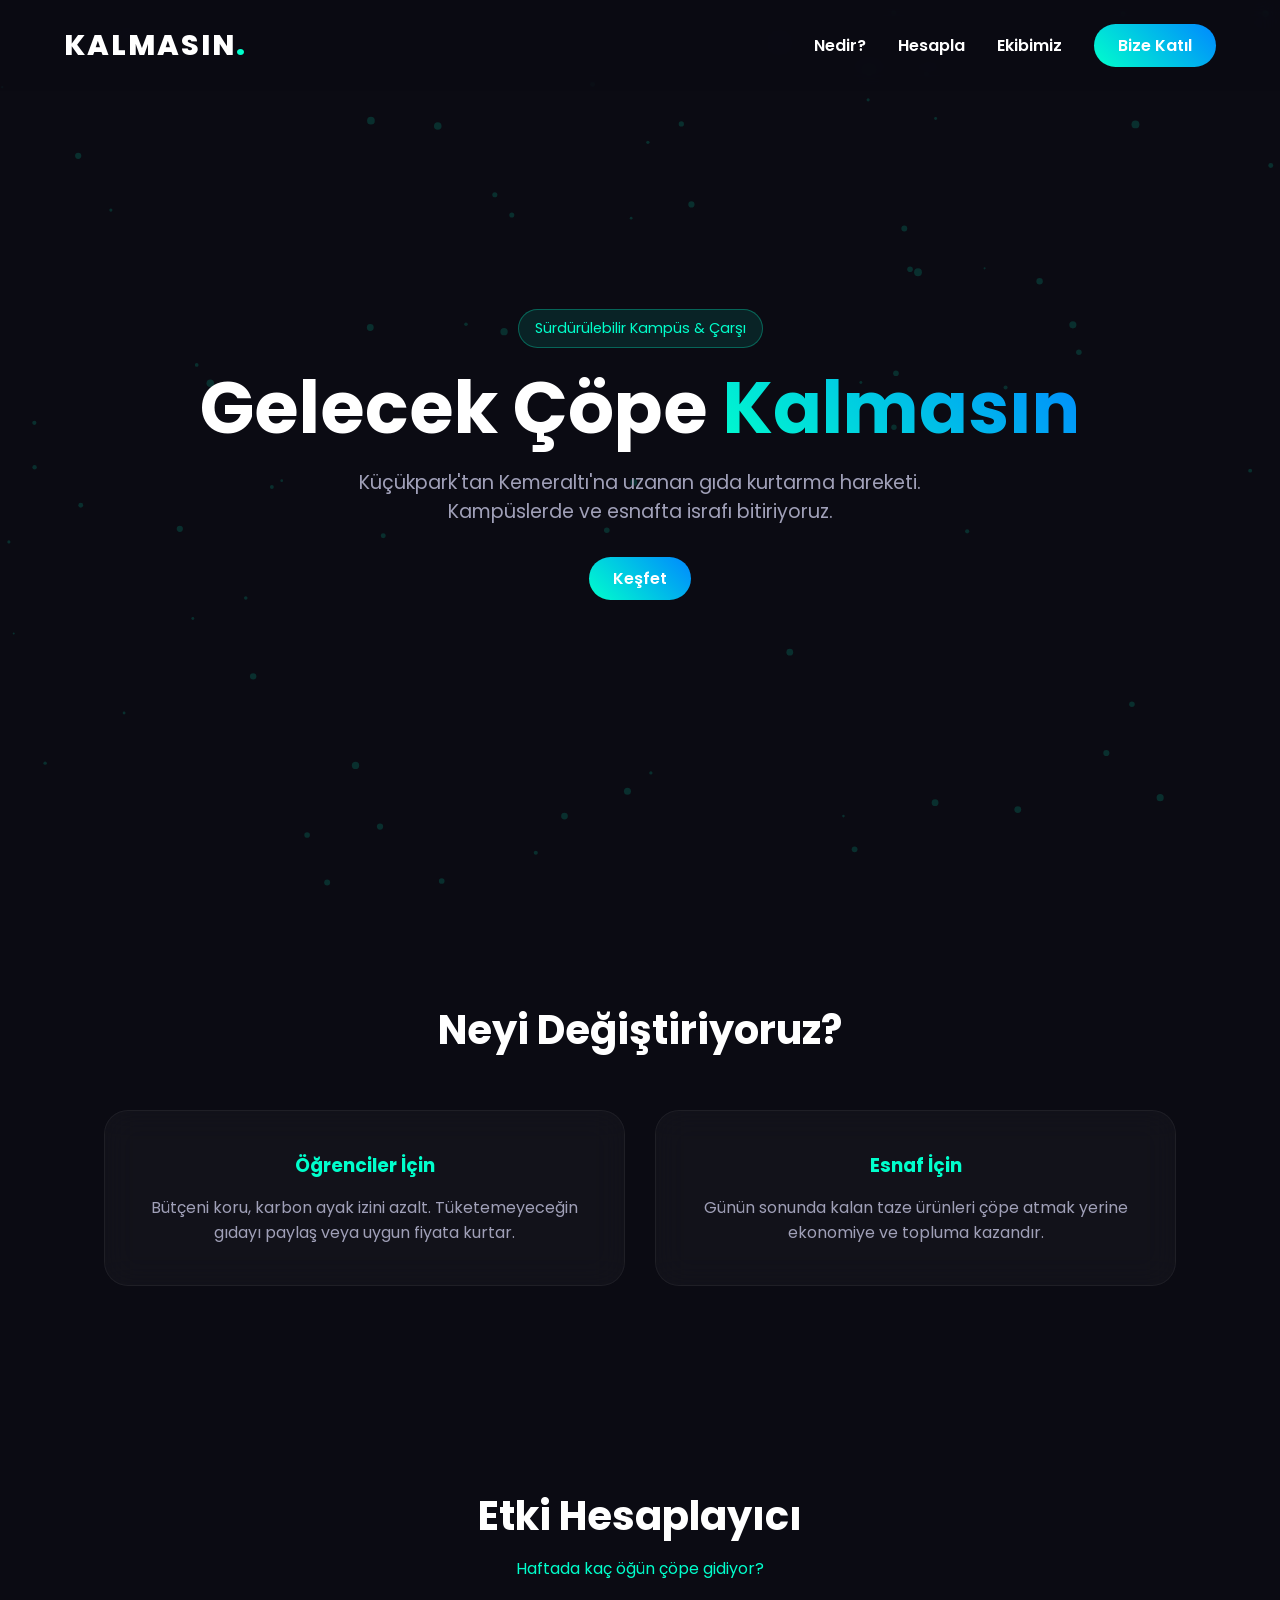
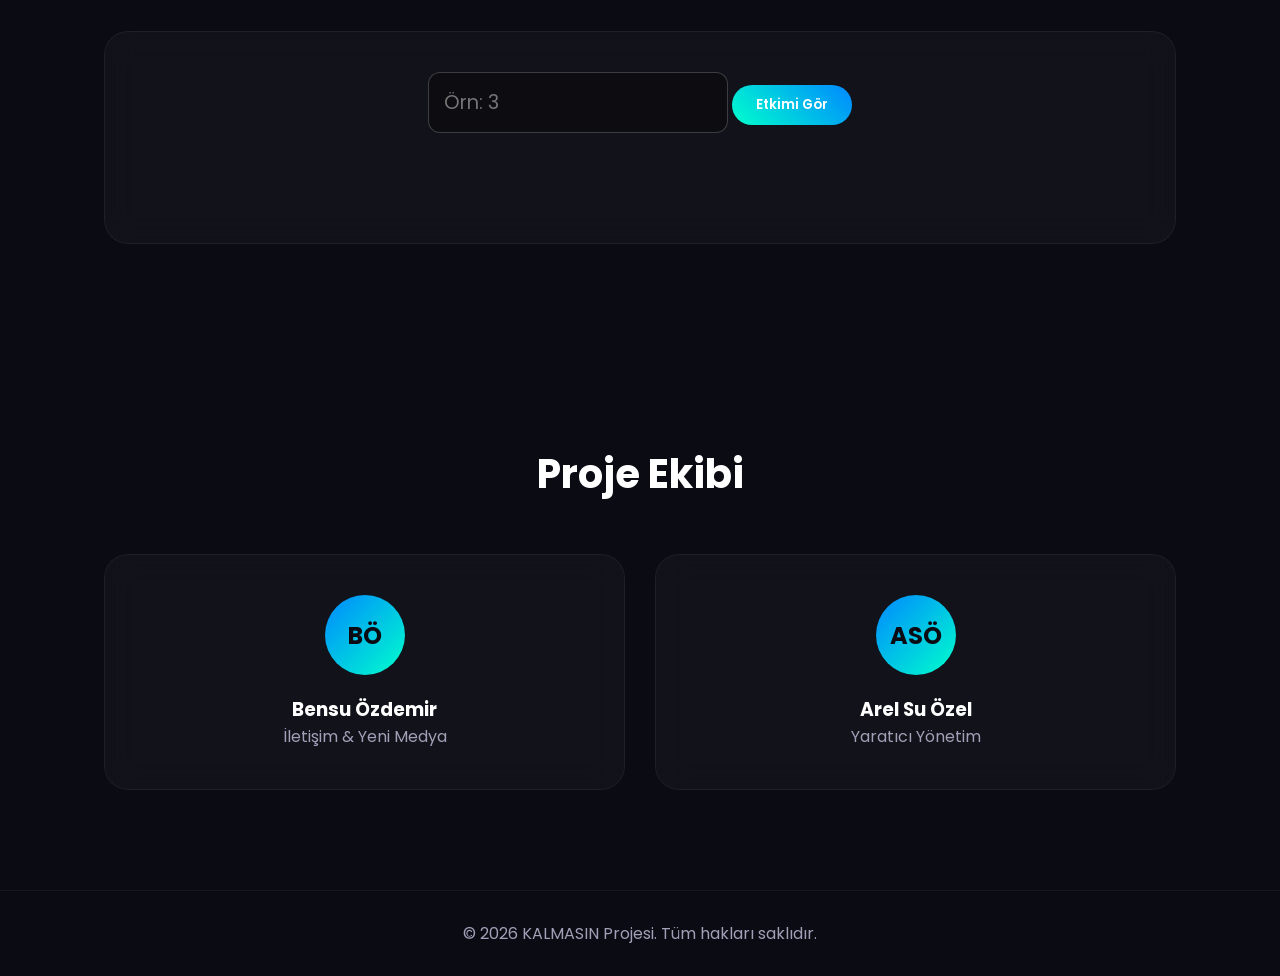
<file: kalmasin/index.html>
<!DOCTYPE html>
<html lang="tr">
<head>
    <meta charset="UTF-8">
    <meta name="viewport" content="width=device-width, initial-scale=1.0">
    <title>KALMASIN | İzmir'de Sıfır İsraf</title>
    <link rel="stylesheet" href="style.css">
    <link href="https://fonts.googleapis.com/css2?family=Poppins:wght@300;400;600;800&display=swap" rel="stylesheet">
</head>
<body>
    <!-- Arka Plan Efekti -->
    <canvas id="bg-canvas"></canvas>

    <nav>
        <div class="logo">KALMASIN<span>.</span></div>
        <ul class="nav-links">
            <li><a href="#hakkinda">Nedir?</a></li>
            <li><a href="#hesapla">Hesapla</a></li>
            <li><a href="#ekip">Ekibimiz</a></li>
            <li><a href="#katil" class="btn-primary">Bize Katıl</a></li>
        </ul>
    </nav>

    <header class="hero">
        <div class="hero-content">
            <div class="badge">Sürdürülebilir Kampüs & Çarşı</div>
            <h1>Gelecek Çöpe <span>Kalmasın</span></h1>
            <p>Küçükpark'tan Kemeraltı'na uzanan gıda kurtarma hareketi. Kampüslerde ve esnafta israfı bitiriyoruz.</p>
            <a href="#hakkinda" class="btn-primary glow">Keşfet</a>
        </div>
    </header>

    <section id="hakkinda" class="glass-section">
        <div class="section-title">
            <h2>Neyi Değiştiriyoruz?</h2>
        </div>
        <div class="cards-container">
            <div class="glass-card">
                <h3>Öğrenciler İçin</h3>
                <p>Bütçeni koru, karbon ayak izini azalt. Tüketemeyeceğin gıdayı paylaş veya uygun fiyata kurtar.</p>
            </div>
            <div class="glass-card">
                <h3>Esnaf İçin</h3>
                <p>Günün sonunda kalan taze ürünleri çöpe atmak yerine ekonomiye ve topluma kazandır.</p>
            </div>
        </div>
    </section>

    <section id="hesapla" class="glass-section">
        <div class="section-title">
            <h2>Etki Hesaplayıcı</h2>
            <p>Haftada kaç öğün çöpe gidiyor?</p>
        </div>
        <div class="calculator-box">
            <input type="number" id="waste-input" placeholder="Örn: 3" min="0">
            <button id="calc-btn" class="btn-primary">Etkimi Gör</button>
            <div id="calc-result" class="result-text"></div>
        </div>
    </section>

    <section id="ekip" class="glass-section">
        <div class="section-title">
            <h2>Proje Ekibi</h2>
        </div>
        <div class="team-container">
            <div class="team-member">
                <div class="avatar">BÖ</div>
                <h3>Bensu Özdemir</h3>
                <p>İletişim & Yeni Medya</p>
            </div>
            <div class="team-member">
                <div class="avatar">ASÖ</div>
                <h3>Arel Su Özel</h3>
                <p>Yaratıcı Yönetim</p>
            </div>
        </div>
    </section>

    <footer>
        <p>&copy; 2026 KALMASIN Projesi. Tüm hakları saklıdır.</p>
    </footer>

    <script src="script.js"></script>
</body>
</html>
</file>
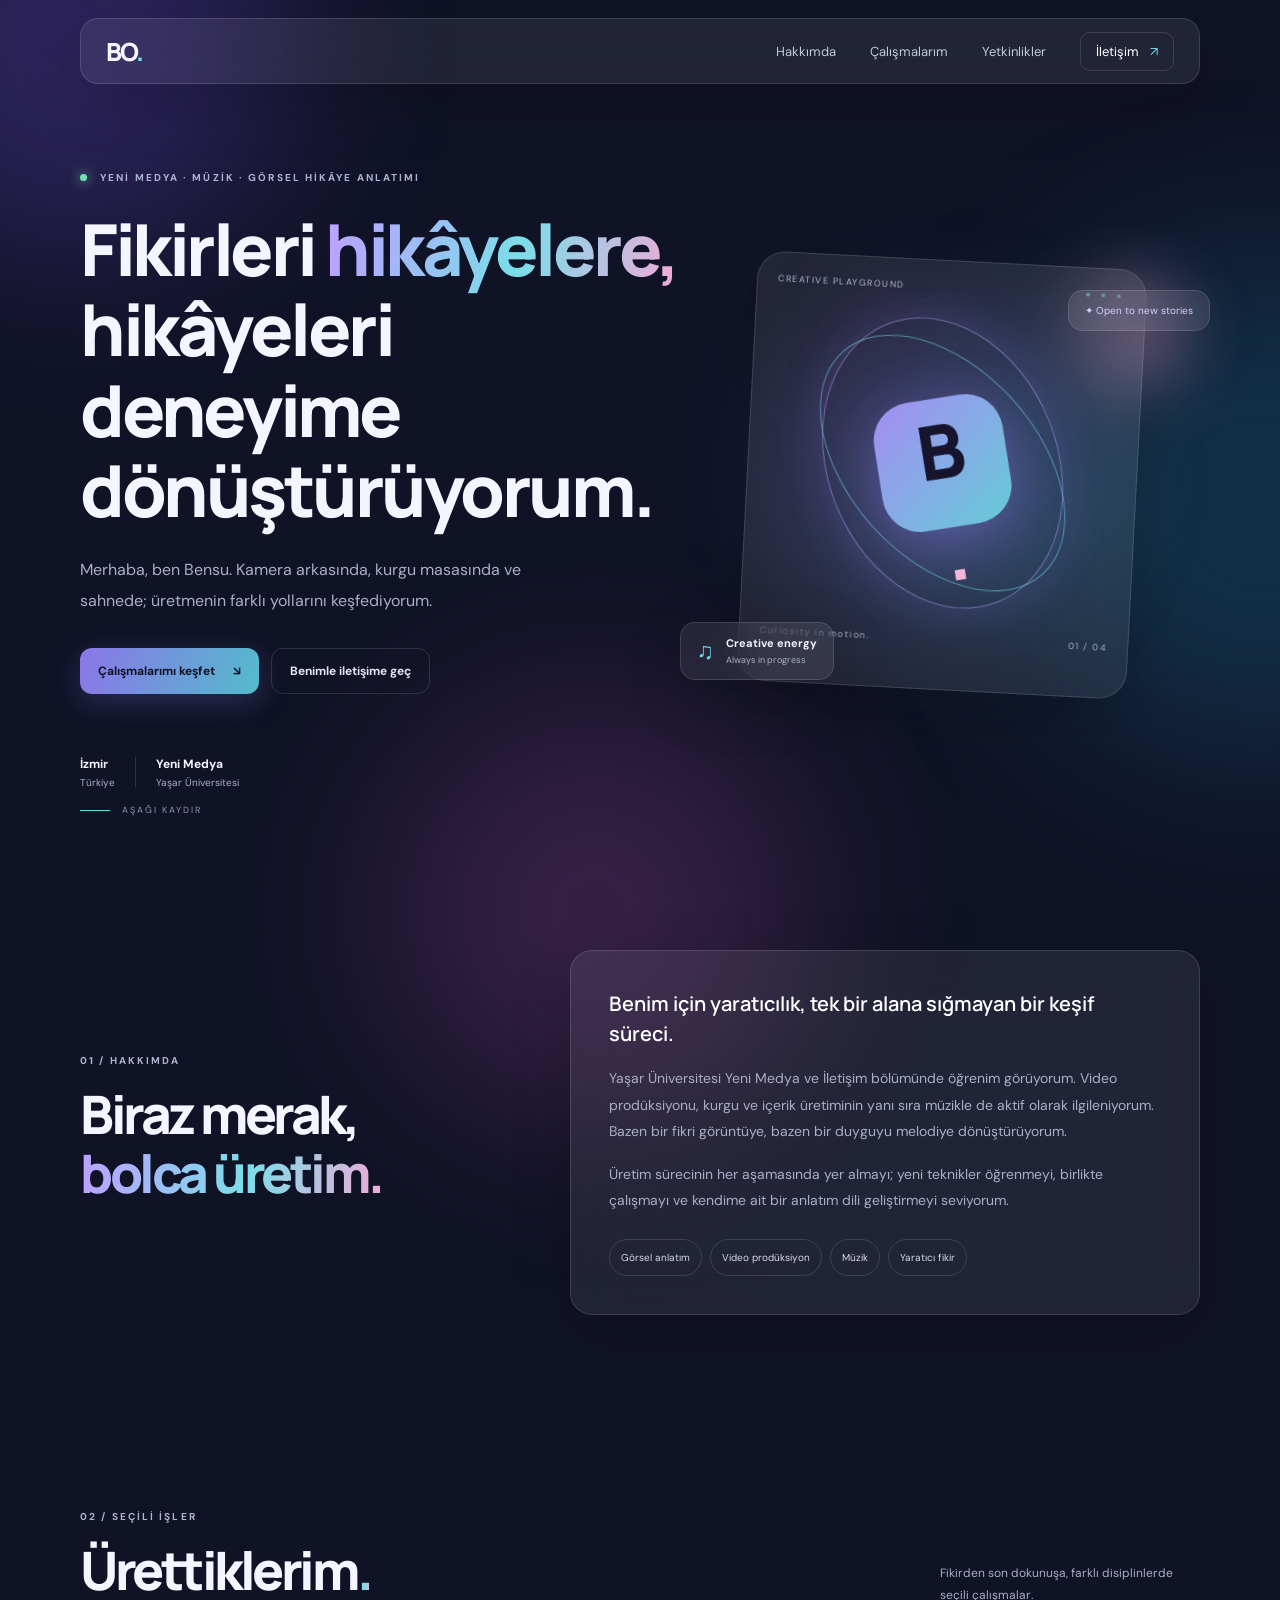
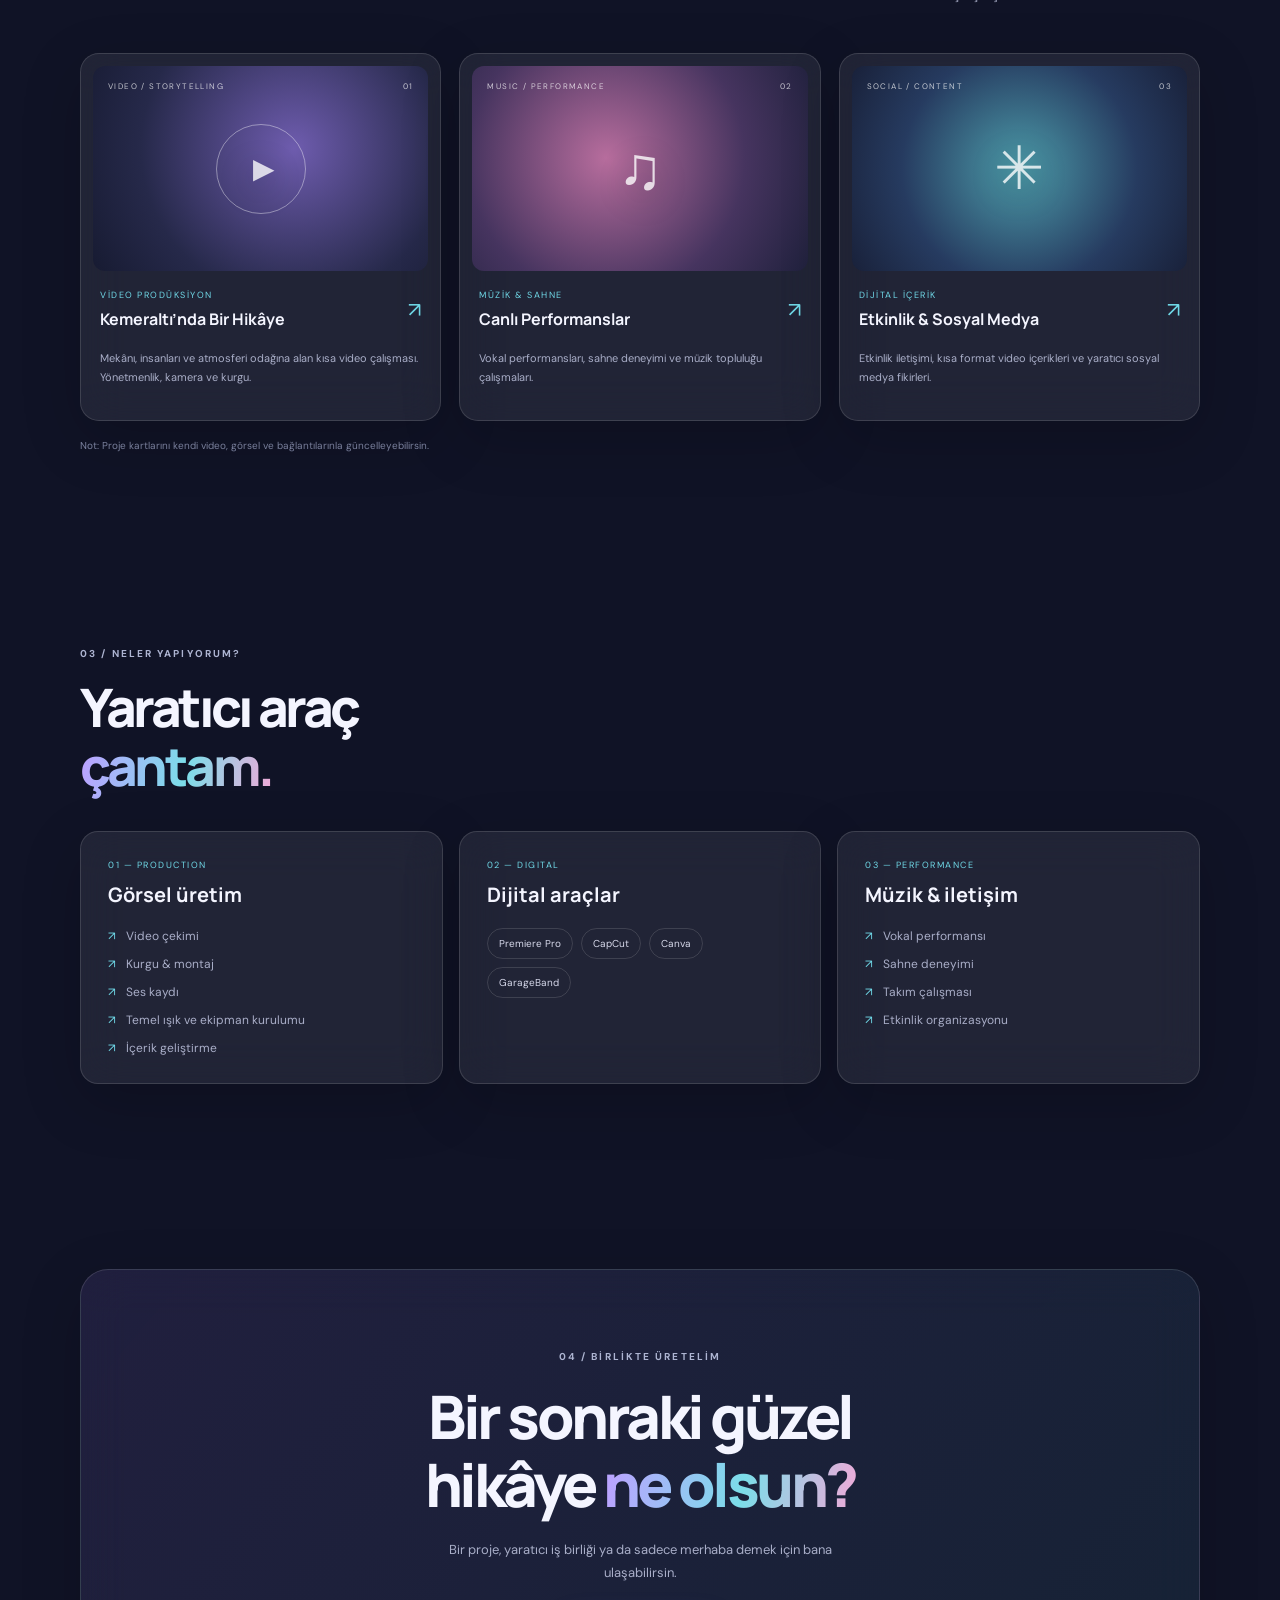
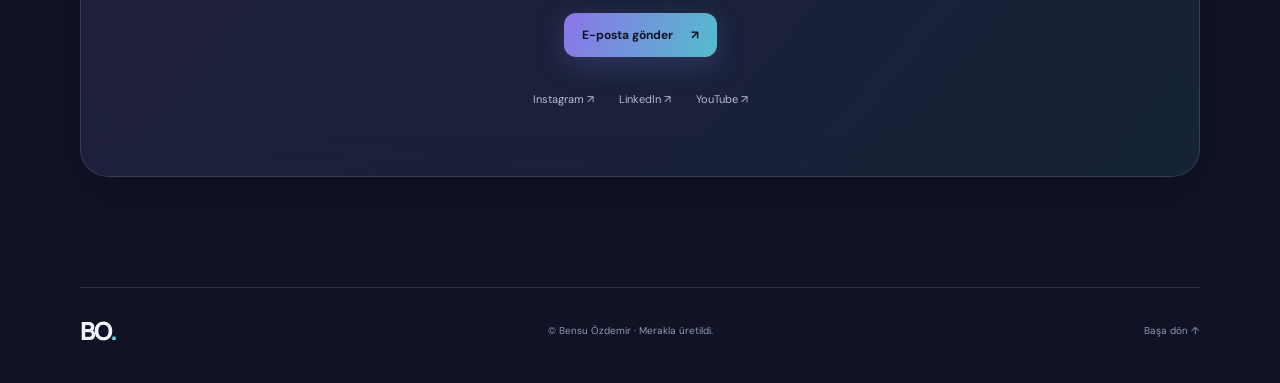
<file: KALMASIN/Portfolio/index.html>
<!DOCTYPE html>
<html lang="tr">
<head>
  <meta charset="UTF-8">
  <meta name="viewport" content="width=device-width, initial-scale=1.0">
  <meta name="description" content="Bensu Özdemir — Yeni Medya, görsel hikâye anlatımı ve müzik portfolyosu.">
  <meta name="theme-color" content="#101326">
  <title>Bensu Özdemir — Portfolio</title>
  <link rel="preconnect" href="https://fonts.googleapis.com">
  <link rel="preconnect" href="https://fonts.gstatic.com" crossorigin>
  <link href="https://fonts.googleapis.com/css2?family=DM+Sans:wght@400;500;600;700&family=Manrope:wght@400;500;600;700;800&display=swap" rel="stylesheet">
  <link rel="stylesheet" href="style.css">
  <script src="script.js" defer></script>
</head>
<body>
  <div class="ambient ambient-one"></div>
  <div class="ambient ambient-two"></div>
  <div class="ambient ambient-three"></div>

  <header class="site-header glass">
    <a class="brand" href="#home" aria-label="Ana sayfa">BO<span>.</span></a>
    <button class="menu-toggle" aria-label="Menüyü aç" aria-expanded="false">☰</button>
    <nav class="navigation" aria-label="Ana menü">
      <a href="#about">Hakkımda</a>
      <a href="#work">Çalışmalarım</a>
      <a href="#skills">Yetkinlikler</a>
      <a href="#contact" class="nav-cta">İletişim <span>↗</span></a>
    </nav>
  </header>

  <main>
    <section class="hero section" id="home">
      <div class="hero-copy">
        <p class="eyebrow"><span class="status-dot"></span> YENİ MEDYA · MÜZİK · GÖRSEL HİKÂYE ANLATIMI</p>
        <h1>Fikirleri <span class="gradient-text">hikâyelere,</span><br>hikâyeleri deneyime<br>dönüştürüyorum.</h1>
        <p class="hero-description">Merhaba, ben Bensu. Kamera arkasında, kurgu masasında ve sahnede; üretmenin farklı yollarını keşfediyorum.</p>
        <div class="hero-actions">
          <a class="button button-primary" href="#work">Çalışmalarımı keşfet <span>↘</span></a>
          <a class="button button-ghost" href="#contact">Benimle iletişime geç</a>
        </div>
        <div class="hero-meta">
          <div><strong>İzmir</strong><span>Türkiye</span></div>
          <div class="meta-line"></div>
          <div><strong>Yeni Medya</strong><span>Yaşar Üniversitesi</span></div>
        </div>
      </div>
      <div class="hero-visual">
        <div class="orb orb-large"></div>
        <div class="orb orb-small"></div>
        <div class="visual-card glass">
          <div class="visual-top"><span>CREATIVE PLAYGROUND</span><span class="visual-dots">● ● ●</span></div>
          <div class="visual-art">
            <div class="art-ring ring-one"></div>
            <div class="art-ring ring-two"></div>
            <div class="art-core">B<span>.</span></div>
          </div>
          <div class="visual-bottom"><span>Curiosity in motion.</span><span>01 / 04</span></div>
        </div>
        <div class="floating-note glass"><span class="note-icon">♫</span><span><strong>Creative energy</strong><small>Always in progress</small></span></div>
        <div class="floating-tag glass">✦ Open to new stories</div>
      </div>
      <a class="scroll-cue" href="#about"><span></span> AŞAĞI KAYDIR</a>
    </section>

    <section class="section about-section" id="about">
      <div class="section-heading">
        <p class="eyebrow">01 / HAKKIMDA</p>
        <h2>Biraz merak,<br><span class="gradient-text">bolca üretim.</span></h2>
      </div>
      <div class="about-content glass">
        <p class="about-lead">Benim için yaratıcılık, tek bir alana sığmayan bir keşif süreci.</p>
        <p>Yaşar Üniversitesi Yeni Medya ve İletişim bölümünde öğrenim görüyorum. Video prodüksiyonu, kurgu ve içerik üretiminin yanı sıra müzikle de aktif olarak ilgileniyorum. Bazen bir fikri görüntüye, bazen bir duyguyu melodiye dönüştürüyorum.</p>
        <p>Üretim sürecinin her aşamasında yer almayı; yeni teknikler öğrenmeyi, birlikte çalışmayı ve kendime ait bir anlatım dili geliştirmeyi seviyorum.</p>
        <div class="about-tags"><span>Görsel anlatım</span><span>Video prodüksiyon</span><span>Müzik</span><span>Yaratıcı fikir</span></div>
      </div>
    </section>

    <section class="section work-section" id="work">
      <div class="section-heading heading-row">
        <div><p class="eyebrow">02 / SEÇİLİ İŞLER</p><h2>Ürettiklerim<span class="gradient-text">.</span></h2></div>
        <p class="heading-note">Fikirden son dokunuşa, farklı disiplinlerde seçili çalışmalar.</p>
      </div>
      <div class="project-grid">
        <article class="project-card glass">
          <div class="project-art art-film"><span class="art-label">VIDEO / STORYTELLING</span><div class="film-symbol">▶</div><span class="art-index">01</span></div>
          <div class="project-info"><div><p class="project-type">VİDEO PRODÜKSİYON</p><h3>Kemeraltı’nda Bir Hikâye</h3></div><span class="project-arrow">↗</span></div>
          <p class="project-description">Mekânı, insanları ve atmosferi odağına alan kısa video çalışması. Yönetmenlik, kamera ve kurgu.</p>
        </article>
        <article class="project-card glass">
          <div class="project-art art-music"><span class="art-label">MUSIC / PERFORMANCE</span><div class="music-symbol">♫</div><span class="art-index">02</span></div>
          <div class="project-info"><div><p class="project-type">MÜZİK & SAHNE</p><h3>Canlı Performanslar</h3></div><span class="project-arrow">↗</span></div>
          <p class="project-description">Vokal performansları, sahne deneyimi ve müzik topluluğu çalışmaları.</p>
        </article>
        <article class="project-card glass">
          <div class="project-art art-social"><span class="art-label">SOCIAL / CONTENT</span><div class="social-symbol">✳</div><span class="art-index">03</span></div>
          <div class="project-info"><div><p class="project-type">DİJİTAL İÇERİK</p><h3>Etkinlik & Sosyal Medya</h3></div><span class="project-arrow">↗</span></div>
          <p class="project-description">Etkinlik iletişimi, kısa format video içerikleri ve yaratıcı sosyal medya fikirleri.</p>
        </article>
      </div>
      <p class="edit-hint">Not: Proje kartlarını kendi video, görsel ve bağlantılarınla güncelleyebilirsin.</p>
    </section>

    <section class="section skills-section" id="skills">
      <div class="section-heading"><p class="eyebrow">03 / NELER YAPIYORUM?</p><h2>Yaratıcı araç<br><span class="gradient-text">çantam.</span></h2></div>
      <div class="skills-layout">
        <div class="skill-panel glass"><p class="panel-kicker">01 — PRODUCTION</p><h3>Görsel üretim</h3><div class="skill-list"><span>Video çekimi</span><span>Kurgu & montaj</span><span>Ses kaydı</span><span>Temel ışık ve ekipman kurulumu</span><span>İçerik geliştirme</span></div></div>
        <div class="skill-panel glass"><p class="panel-kicker">02 — DIGITAL</p><h3>Dijital araçlar</h3><div class="tool-list"><span>Premiere Pro</span><span>CapCut</span><span>Canva</span><span>GarageBand</span></div></div>
        <div class="skill-panel glass"><p class="panel-kicker">03 — PERFORMANCE</p><h3>Müzik & iletişim</h3><div class="skill-list"><span>Vokal performansı</span><span>Sahne deneyimi</span><span>Takım çalışması</span><span>Etkinlik organizasyonu</span></div></div>
      </div>
    </section>

    <section class="contact-section section" id="contact">
      <div class="contact-card glass">
        <p class="eyebrow">04 / BİRLİKTE ÜRETELİM</p>
        <h2>Bir sonraki güzel<br>hikâye <span class="gradient-text">ne olsun?</span></h2>
        <p>Bir proje, yaratıcı iş birliği ya da sadece merhaba demek için bana ulaşabilirsin.</p>
        <a class="button button-primary" href="mailto:hello@example.com" id="email-link">E-posta gönder <span>↗</span></a>
        <div class="social-links"><a href="#" aria-label="Instagram bağlantısı">Instagram ↗</a><a href="#" aria-label="LinkedIn bağlantısı">LinkedIn ↗</a><a href="#" aria-label="YouTube bağlantısı">YouTube ↗</a></div>
      </div>
    </section>
  </main>

  <footer class="site-footer"><a class="brand" href="#home">BO<span>.</span></a><p>© <span id="year"></span> Bensu Özdemir · Merakla üretildi.</p><a href="#home" class="back-top">Başa dön ↑</a></footer>
</body>
</html>
</file>
<file: kalmasin/style.css>
* {
    margin: 0;
    padding: 0;
    box-sizing: border-box;
    font-family: 'Poppins', sans-serif;
    scroll-behavior: smooth;
}

body {
    background-color: #0b0b13;
    color: #ffffff;
    overflow-x: hidden;
}

/* Dinamik Canvas Arka Planı */
#bg-canvas {
    position: fixed;
    top: 0;
    left: 0;
    width: 100vw;
    height: 100vh;
    z-index: -1;
}

/* Navbar */
nav {
    display: flex;
    justify-content: space-between;
    align-items: center;
    padding: 1.5rem 5%;
    background: rgba(11, 11, 19, 0.6);
    backdrop-filter: blur(10px);
    position: fixed;
    width: 100%;
    top: 0;
    z-index: 100;
}

.logo {
    font-size: 1.8rem;
    font-weight: 800;
    letter-spacing: 2px;
}

.logo span {
    color: #00ffcc;
}

.nav-links {
    list-style: none;
    display: flex;
    gap: 2rem;
    align-items: center;
}

.nav-links a {
    color: #fff;
    text-decoration: none;
    font-weight: 600;
    transition: color 0.3s ease;
}

.nav-links a:hover {
    color: #00ffcc;
}

/* Butonlar */
.btn-primary {
    background: linear-gradient(45deg, #00ffcc, #0088ff);
    color: #fff;
    padding: 10px 24px;
    border-radius: 30px;
    text-decoration: none;
    font-weight: 600;
    border: none;
    cursor: pointer;
    transition: transform 0.3s ease, box-shadow 0.3s ease;
}

.btn-primary.glow:hover {
    box-shadow: 0 0 20px rgba(0, 255, 204, 0.6);
    transform: translateY(-3px);
}

/* Hero Bölümü */
.hero {
    height: 100vh;
    display: flex;
    justify-content: center;
    align-items: center;
    text-align: center;
    padding: 0 5%;
}

.badge {
    background: rgba(0, 255, 204, 0.1);
    color: #00ffcc;
    padding: 8px 16px;
    border-radius: 20px;
    display: inline-block;
    margin-bottom: 20px;
    font-size: 0.9rem;
    border: 1px solid rgba(0, 255, 204, 0.3);
}

.hero h1 {
    font-size: 4.5rem;
    line-height: 1.1;
    margin-bottom: 20px;
}

.hero h1 span {
    background: linear-gradient(45deg, #00ffcc, #0088ff);
    -webkit-background-clip: text;
    -webkit-text-fill-color: transparent;
}

.hero p {
    font-size: 1.2rem;
    color: #a0a0b8;
    max-width: 600px;
    margin: 0 auto 40px;
}

/* Glassmorphism Bölümleri */
.glass-section {
    padding: 100px 5%;
    max-width: 1200px;
    margin: 0 auto;
}

.section-title {
    text-align: center;
    margin-bottom: 50px;
}

.section-title h2 {
    font-size: 2.5rem;
}

.section-title p {
    color: #00ffcc;
    margin-top: 10px;
}

.cards-container, .team-container {
    display: flex;
    gap: 30px;
    justify-content: center;
    flex-wrap: wrap;
}

.glass-card, .team-member, .calculator-box {
    background: rgba(255, 255, 255, 0.03);
    backdrop-filter: blur(16px);
    border: 1px solid rgba(255, 255, 255, 0.05);
    padding: 40px;
    border-radius: 24px;
    flex: 1;
    min-width: 300px;
    text-align: center;
    transition: transform 0.3s ease;
}

.glass-card:hover, .team-member:hover {
    transform: translateY(-10px);
    background: rgba(255, 255, 255, 0.05);
    border: 1px solid rgba(0, 255, 204, 0.3);
}

.glass-card h3 {
    margin-bottom: 15px;
    color: #00ffcc;
}

.glass-card p, .team-member p {
    color: #a0a0b8;
}

/* Hesaplayıcı */
.calculator-box input {
    width: 100%;
    max-width: 300px;
    padding: 15px;
    border-radius: 12px;
    border: 1px solid rgba(255,255,255,0.2);
    background: rgba(0,0,0,0.3);
    color: #fff;
    font-size: 1.2rem;
    margin-bottom: 20px;
    outline: none;
}

.calculator-box input:focus {
    border-color: #00ffcc;
}

.result-text {
    margin-top: 20px;
    font-size: 1.2rem;
    font-weight: 600;
    min-height: 30px;
}

/* Ekip Avatarları */
.avatar {
    width: 80px;
    height: 80px;
    background: linear-gradient(135deg, #0088ff, #00ffcc);
    border-radius: 50%;
    margin: 0 auto 20px;
    display: flex;
    justify-content: center;
    align-items: center;
    font-size: 1.5rem;
    font-weight: bold;
    color: #0b0b13;
}

footer {
    text-align: center;
    padding: 30px;
    color: #a0a0b8;
    border-top: 1px solid rgba(255,255,255,0.05);
}
</file>
<file: KALMASIN/Portfolio/style.css>
@import url('https://fonts.googleapis.com/css2?family=DM+Sans:wght@400;500;600;700&family=Manrope:wght@400;500;600;700;800&display=swap');

:root{--bg:#101326;--text:#f4f5ff;--muted:#a9aec8;--line:rgba(255,255,255,.13);--glass:rgba(255,255,255,.075);--purple:#a78bfa;--cyan:#70d9e8;--pink:#f4a6d7}
*{box-sizing:border-box}html{scroll-behavior:smooth;scroll-padding-top:100px}body{margin:0;background:var(--bg);color:var(--text);font-family:'DM Sans',sans-serif;overflow-x:hidden}a{color:inherit;text-decoration:none}.ambient{position:fixed;z-index:-1;filter:blur(90px);opacity:.33;border-radius:50%;pointer-events:none}.ambient-one{width:430px;height:430px;background:#6546c8;top:-180px;left:-140px}.ambient-two{width:500px;height:500px;background:#176b8b;right:-230px;top:28%}.ambient-three{width:420px;height:420px;background:#813d83;bottom:-220px;left:30%}.glass{background:var(--glass);border:1px solid var(--line);box-shadow:0 18px 60px rgba(0,0,0,.18);backdrop-filter:blur(22px);-webkit-backdrop-filter:blur(22px)}
.site-header{position:fixed;z-index:20;top:18px;left:50%;transform:translateX(-50%);width:min(1120px,calc(100% - 40px));height:66px;border-radius:18px;padding:0 25px;display:flex;align-items:center;justify-content:space-between}.brand{font:800 25px 'Manrope',sans-serif;letter-spacing:-2px}.brand span,.project-arrow{color:var(--cyan)}.navigation{display:flex;align-items:center;gap:34px;color:#c5c8da;font-size:13px}.navigation a{transition:color .2s}.navigation a:hover,.social-links a:hover{color:var(--cyan)}.navigation .nav-cta{color:white;padding:10px 15px;border:1px solid var(--line);border-radius:10px}.nav-cta span{color:var(--cyan);margin-left:8px}.menu-toggle{display:none;background:none;border:0;color:white;font-size:23px}
.section{width:min(1120px,calc(100% - 48px));margin:0 auto}.hero{min-height:850px;display:grid;grid-template-columns:1.08fr .92fr;align-items:center;position:relative;padding-top:100px}.eyebrow{font-size:10px;letter-spacing:2.1px;font-weight:700;color:#aeb5d2}.status-dot{display:inline-block;width:7px;height:7px;background:#73e2b2;border-radius:50%;margin-right:9px;box-shadow:0 0 12px #73e2b2}.hero h1,.section-heading h2,.contact-card h2{font:800 clamp(42px,5.6vw,72px)/1.12 'Manrope',sans-serif;letter-spacing:-3.5px;margin:25px 0}.gradient-text{background:linear-gradient(100deg,#b9a4ff 5%,#7bdde9 55%,#f2a9d8 100%);-webkit-background-clip:text;background-clip:text;color:transparent}.hero-description{max-width:490px;color:var(--muted);font-size:16px;line-height:1.9}.hero-actions{display:flex;gap:12px;flex-wrap:wrap;margin-top:32px}.button{display:inline-flex;align-items:center;gap:18px;padding:14px 18px;border-radius:12px;font-size:12px;font-weight:700;transition:transform .2s,box-shadow .2s}.button:hover{transform:translateY(-3px)}.button-primary{background:linear-gradient(110deg,#8c75e8,#53bccc);color:#101326;box-shadow:0 8px 28px #6f70d344}.button-ghost{border:1px solid var(--line);color:#e3e5f3}.hero-meta{display:flex;align-items:center;gap:20px;margin-top:62px}.hero-meta div:not(.meta-line){display:grid;gap:4px}.hero-meta strong{font-size:12px}.hero-meta span{font-size:10px;color:var(--muted)}.meta-line{height:30px;width:1px;background:var(--line)}
.hero-visual{height:500px;position:relative;display:grid;place-items:center}.visual-card{width:min(390px,90%);height:430px;border-radius:28px;padding:20px;position:relative;z-index:2;transform:rotate(3deg)}.visual-top,.visual-bottom{display:flex;justify-content:space-between;color:#aeb5d2;font-size:9px;letter-spacing:1.5px}.visual-dots{color:var(--cyan);letter-spacing:4px}.visual-art{height:340px;display:grid;place-items:center;position:relative;overflow:hidden}.art-ring{position:absolute;border:1px solid rgba(185,164,255,.5);border-radius:50%;transform:rotate(-25deg)}.ring-one{width:230px;height:300px;box-shadow:0 0 50px #8f76ef33}.ring-two{width:300px;height:190px;border-color:rgba(112,217,232,.55);transform:rotate(45deg)}.art-core{width:130px;height:130px;border-radius:38px;display:grid;place-items:center;background:linear-gradient(140deg,#a58df3,#65cbd8);font:800 75px 'Manrope';color:#17152e;box-shadow:0 15px 60px #8d7cf577;transform:rotate(-12deg)}.art-core span{color:#f5b6dc}.orb{position:absolute;border-radius:50%;filter:blur(1px)}.orb-large{width:310px;height:310px;background:linear-gradient(140deg,#6f4bb8,#287e9d);opacity:.34;filter:blur(55px)}.orb-small{width:95px;height:95px;background:#e6a5d7;opacity:.6;right:4%;top:12%;filter:blur(35px)}.floating-note,.floating-tag{position:absolute;z-index:3;border-radius:15px;padding:13px 16px}.floating-note{left:-5px;bottom:45px;display:flex;align-items:center;gap:12px}.note-icon{font-size:23px;color:var(--cyan)}.floating-note strong,.floating-note small{display:block}.floating-note strong{font-size:11px}.floating-note small{font-size:9px;color:var(--muted);margin-top:4px}.floating-tag{right:-10px;top:65px;font-size:10px;color:#d7d0ff}.scroll-cue{position:absolute;bottom:34px;left:0;font-size:9px;letter-spacing:2px;color:#8e94b2;display:flex;align-items:center;gap:12px}.scroll-cue span{width:30px;height:1px;background:var(--cyan)}
.about-section{padding:100px 0;display:grid;grid-template-columns:.8fr 1.2fr;gap:70px;align-items:center}.section-heading h2{font-size:53px;margin:18px 0}.about-content{padding:38px;border-radius:22px;color:var(--muted);font-size:14px;line-height:1.9}.about-content p{margin:0 0 16px}.about-content .about-lead{font:600 20px/1.5 'Manrope';color:white}.about-tags{display:flex;flex-wrap:wrap;gap:8px;margin-top:25px}.about-tags span,.tool-list span{font-size:10px;padding:8px 11px;border-radius:30px;border:1px solid var(--line);color:#d7d9eb}
.work-section{padding:85px 0}.heading-row{display:flex;justify-content:space-between;align-items:end;margin-bottom:35px}.heading-note{max-width:260px;color:var(--muted);font-size:12px;line-height:1.8}.project-grid{display:grid;grid-template-columns:repeat(3,1fr);gap:18px}.project-card{border-radius:19px;padding:12px;transition:transform .25s,border-color .25s}.project-card:hover{transform:translateY(-7px);border-color:#a78bfa88}.project-art{height:205px;border-radius:12px;position:relative;display:grid;place-items:center;overflow:hidden}.art-film{background:radial-gradient(circle at 60% 40%,#6e5cae,#26294a 65%,#171b32)}.art-music{background:radial-gradient(circle at 40% 45%,#b76d9d,#46345f 60%,#20213d)}.art-social{background:radial-gradient(circle at 50% 50%,#4c9ba9,#263b60 60%,#19213a)}.art-label,.art-index{position:absolute;top:15px;font-size:8px;letter-spacing:1.4px;color:#ffffffb8}.art-label{left:15px}.art-index{right:15px}.film-symbol,.music-symbol,.social-symbol{font-size:60px;color:#ffffffc9;text-shadow:0 8px 35px #0005}.film-symbol{width:90px;height:90px;border:1px solid #ffffff66;border-radius:50%;display:grid;place-items:center;padding-left:7px;font-size:28px}.project-info{display:flex;justify-content:space-between;align-items:center;padding:18px 7px 8px}.project-type,.panel-kicker{font-size:9px;letter-spacing:1.5px;color:var(--cyan);margin:0 0 7px}.project-info h3{font:700 16px 'Manrope';margin:0}.project-arrow{font-size:21px}.project-description{padding:0 7px 10px;color:var(--muted);font-size:11px;line-height:1.7}.edit-hint{font-size:10px;color:#8289a7;margin-top:18px}
.skills-section{padding:90px 0}.skills-layout{display:grid;grid-template-columns:repeat(3,1fr);gap:16px;margin-top:35px}.skill-panel{border-radius:18px;padding:27px;min-height:230px}.skill-panel h3{font:700 20px 'Manrope';margin:10px 0 20px}.skill-list{display:grid;gap:12px;color:var(--muted);font-size:12px}.skill-list span:before{content:'↗';color:var(--cyan);margin-right:10px}.tool-list{display:flex;gap:8px;flex-wrap:wrap}
.contact-section{padding:95px 0 110px}.contact-card{text-align:center;border-radius:28px;padding:70px 25px;background:linear-gradient(130deg,rgba(144,116,224,.13),rgba(76,180,196,.1));}.contact-card h2{font-size:clamp(38px,5vw,60px);margin:20px 0}.contact-card>p:not(.eyebrow){color:var(--muted);font-size:13px;max-width:450px;line-height:1.8;margin:0 auto 28px}.social-links{display:flex;justify-content:center;gap:25px;margin-top:35px;color:#b8bdd5;font-size:11px}.site-footer{width:min(1120px,calc(100% - 48px));margin:auto;border-top:1px solid var(--line);padding:25px 0 35px;display:flex;align-items:center;justify-content:space-between}.site-footer p,.back-top{font-size:10px;color:#9298b5}.back-top:hover{color:var(--cyan)}
@media(max-width:800px){.hero{grid-template-columns:1fr;padding-top:145px;min-height:auto;padding-bottom:100px}.hero-visual{height:430px;margin-top:25px}.visual-card{height:370px}.visual-art{height:280px}.about-section{grid-template-columns:1fr;gap:20px;padding:70px 0}.project-grid{grid-template-columns:1fr 1fr}.skills-layout{grid-template-columns:1fr 1fr}.heading-row{align-items:start;gap:20px}.heading-note{max-width:190px}.scroll-cue{bottom:35px}}
@media(max-width:560px){.site-header{top:10px;width:calc(100% - 24px);height:60px;padding:0 18px}.menu-toggle{display:block}.navigation{display:none;position:absolute;top:69px;left:0;right:0;padding:18px;border:1px solid var(--line);border-radius:16px;background:rgba(19,22,43,.96);backdrop-filter:blur(20px);flex-direction:column;align-items:stretch;gap:18px}.navigation.open{display:flex}.navigation .nav-cta{text-align:center}.section{width:calc(100% - 36px)}.hero{padding-top:125px}.hero h1{font-size:43px;letter-spacing:-2.5px}.hero-description{font-size:14px}.hero-meta{margin-top:40px}.hero-visual{height:390px}.visual-card{height:340px;width:88%}.visual-art{height:250px}.floating-note{left:-3px;bottom:10px}.floating-tag{right:-3px;top:35px}.section-heading h2{font-size:43px;letter-spacing:-2px}.about-content{padding:25px}.heading-row{display:block}.heading-note{max-width:100%;margin-top:10px}.project-grid,.skills-layout{grid-template-columns:1fr}.project-art{height:220px}.skill-panel{min-height:0}.contact-card{padding:55px 18px}.contact-card h2{font-size:39px;letter-spacing:-2px}.social-links{gap:15px;flex-wrap:wrap}.site-footer{width:calc(100% - 36px);gap:12px;flex-wrap:wrap}.site-footer p{order:3;width:100%}}
@media(prefers-reduced-motion:reduce){html{scroll-behavior:auto}*,*::before,*::after{transition:none!important}}
</file>
